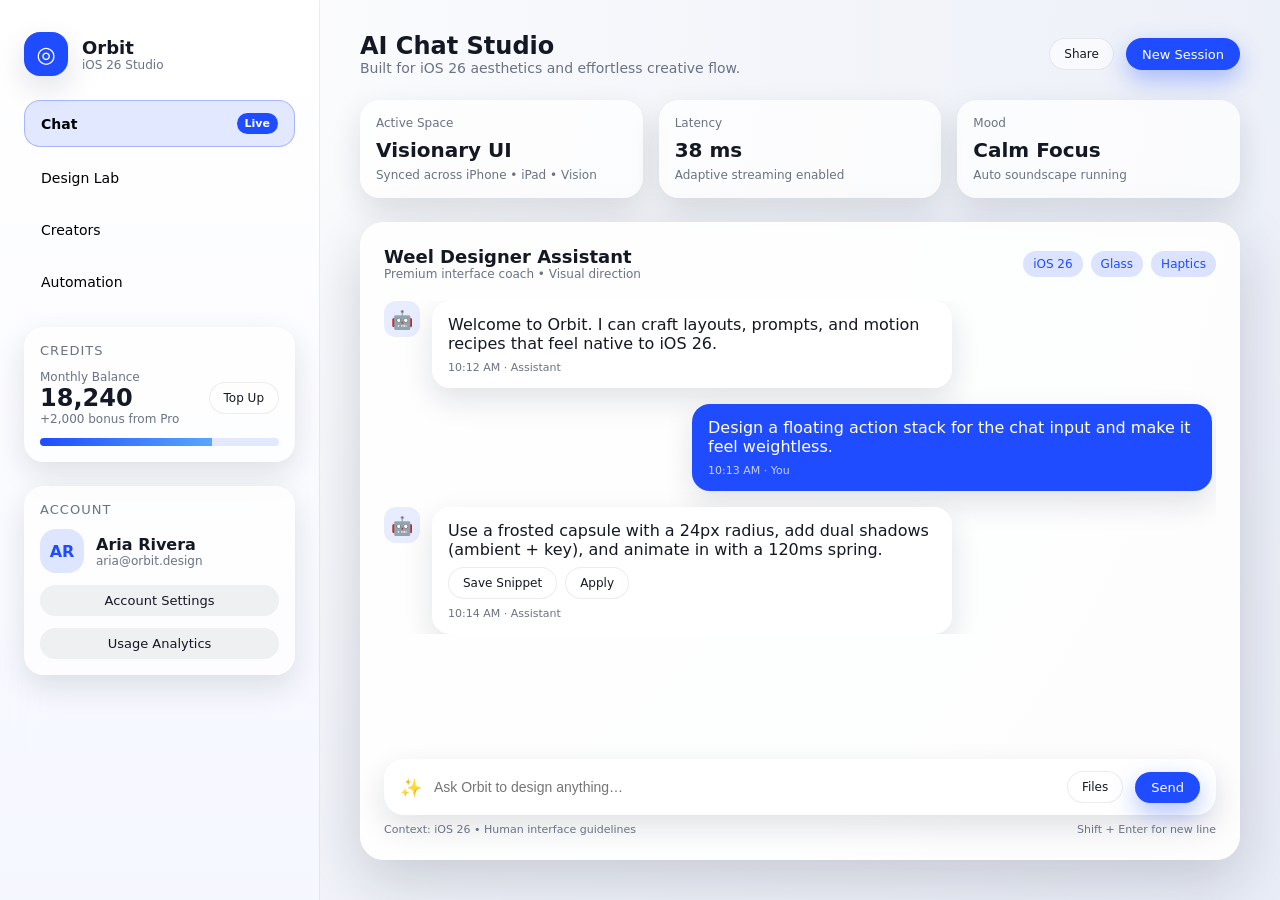
<file: index.html>
<!DOCTYPE html>
<html lang="en">
  <head>
    <meta charset="UTF-8" />
    <meta name="viewport" content="width=device-width, initial-scale=1.0" />
    <title>Orbit Chat — iOS 26 Inspired</title>
    <link rel="stylesheet" href="styles.css" />
  </head>
  <body>
    <div class="app">
      <aside class="sidebar">
        <div class="brand">
          <div class="brand-logo">◎</div>
          <div>
            <p class="brand-title">Orbit</p>
            <p class="brand-subtitle">iOS 26 Studio</p>
          </div>
        </div>

        <nav class="nav">
          <button class="nav-item active">
            <span>Chat</span>
            <span class="pill">Live</span>
          </button>
          <button class="nav-item">Design Lab</button>
          <button class="nav-item">Creators</button>
          <button class="nav-item">Automation</button>
        </nav>

        <div class="panel">
          <div class="panel-header">Credits</div>
          <div class="credit-card">
            <div>
              <p class="credit-title">Monthly Balance</p>
              <p class="credit-value">18,240</p>
              <p class="credit-meta">+2,000 bonus from Pro</p>
            </div>
            <button class="ghost">Top Up</button>
          </div>
          <div class="credit-progress">
            <div class="credit-progress-fill"></div>
          </div>
        </div>

        <div class="panel">
          <div class="panel-header">Account</div>
          <div class="account-card">
            <div class="avatar">AR</div>
            <div>
              <p class="account-name">Aria Rivera</p>
              <p class="account-email">aria@orbit.design</p>
            </div>
          </div>
          <button class="secondary" id="open-settings">Account Settings</button>
          <button class="secondary">Usage Analytics</button>
        </div>
      </aside>

      <main class="main">
        <header class="topbar">
          <div>
            <p class="headline">AI Chat Studio</p>
            <p class="subhead">Built for iOS 26 aesthetics and effortless creative flow.</p>
          </div>
          <div class="top-actions">
            <button class="ghost">Share</button>
            <button class="primary">New Session</button>
          </div>
        </header>

        <section class="status-grid">
          <div class="status-card">
            <p class="status-label">Active Space</p>
            <p class="status-value">Visionary UI</p>
            <p class="status-meta">Synced across iPhone • iPad • Vision</p>
          </div>
          <div class="status-card">
            <p class="status-label">Latency</p>
            <p class="status-value">38 ms</p>
            <p class="status-meta">Adaptive streaming enabled</p>
          </div>
          <div class="status-card">
            <p class="status-label">Mood</p>
            <p class="status-value">Calm Focus</p>
            <p class="status-meta">Auto soundscape running</p>
          </div>
        </section>

        <section class="chat-panel">
          <div class="chat-header">
            <div>
              <p class="chat-title">Weel Designer Assistant</p>
              <p class="chat-subtitle">Premium interface coach • Visual direction</p>
            </div>
            <div class="chip-row">
              <span class="chip">iOS 26</span>
              <span class="chip">Glass</span>
              <span class="chip">Haptics</span>
            </div>
          </div>

          <div class="chat-thread" id="chat-thread">
            <div class="message bot">
              <div class="message-avatar">🤖</div>
              <div class="message-bubble">
                <p>Welcome to Orbit. I can craft layouts, prompts, and motion recipes that feel native to iOS 26.</p>
                <p class="message-meta">10:12 AM · Assistant</p>
              </div>
            </div>
            <div class="message user">
              <div class="message-bubble">
                <p>Design a floating action stack for the chat input and make it feel weightless.</p>
                <p class="message-meta">10:13 AM · You</p>
              </div>
            </div>
            <div class="message bot">
              <div class="message-avatar">🤖</div>
              <div class="message-bubble">
                <p>Use a frosted capsule with a 24px radius, add dual shadows (ambient + key), and animate in with a 120ms spring.</p>
                <div class="message-actions">
                  <button class="ghost">Save Snippet</button>
                  <button class="ghost">Apply</button>
                </div>
                <p class="message-meta">10:14 AM · Assistant</p>
              </div>
            </div>
          </div>

          <div class="composer">
            <div class="composer-input">
              <span class="composer-icon">✨</span>
              <input
                type="text"
                id="chat-input"
                placeholder="Ask Orbit to design anything…"
                autocomplete="off"
              />
              <button class="ghost">Files</button>
              <button class="primary" id="send-button" type="button">Send</button>
            </div>
            <div class="composer-hints">
              <span>Context: iOS 26 • Human interface guidelines</span>
              <span>Shift + Enter for new line</span>
            </div>
          </div>
        </section>
      </main>
    </div>

    <div class="modal" id="settings-modal" aria-hidden="true">
      <div class="modal-card">
        <div class="modal-header">
          <div>
            <p class="modal-title">Account Settings</p>
            <p class="modal-subtitle">Tune your experience, privacy, and billing.</p>
          </div>
          <button class="ghost" id="close-settings">Close</button>
        </div>
        <div class="modal-grid">
          <div class="setting">
            <p class="setting-title">AI Voice</p>
            <p class="setting-meta">Luna · Warm, breathable</p>
            <button class="secondary">Change voice</button>
          </div>
          <div class="setting">
            <p class="setting-title">Security</p>
            <p class="setting-meta">Passkeys enabled on all devices</p>
            <button class="secondary">Manage</button>
          </div>
          <div class="setting">
            <p class="setting-title">Billing</p>
            <p class="setting-meta">Orbit Pro · $24 / month</p>
            <button class="secondary">Update</button>
          </div>
          <div class="setting">
            <p class="setting-title">Integrations</p>
            <p class="setting-meta">Figma, Notes, Shortcuts</p>
            <button class="secondary">Configure</button>
          </div>
        </div>
      </div>
    </div>

    <script src="app.js"></script>
  </body>
</html>
</file>
<file: styles.css>
:root {
  color-scheme: light;
  font-family: "SF Pro Text", "Inter", system-ui, sans-serif;
  --bg: #f3f5fa;
  --glass: rgba(255, 255, 255, 0.75);
  --glass-strong: rgba(255, 255, 255, 0.9);
  --primary: #1f4cff;
  --primary-soft: rgba(31, 76, 255, 0.15);
  --text: #141824;
  --muted: #6b7285;
  --line: rgba(15, 23, 42, 0.08);
  --shadow: 0 20px 60px rgba(15, 23, 42, 0.18);
  --shadow-soft: 0 12px 30px rgba(15, 23, 42, 0.12);
}

* {
  box-sizing: border-box;
  margin: 0;
  padding: 0;
}

body {
  min-height: 100vh;
  background: radial-gradient(circle at top left, #ffffff 0%, #f3f5fa 50%, #e9edf7 100%);
  color: var(--text);
}

.app {
  display: grid;
  grid-template-columns: 320px 1fr;
  min-height: 100vh;
}

.sidebar {
  padding: 32px 24px;
  display: flex;
  flex-direction: column;
  gap: 24px;
  background: linear-gradient(180deg, rgba(255, 255, 255, 0.9) 0%, rgba(245, 247, 255, 0.9) 100%);
  border-right: 1px solid var(--line);
  backdrop-filter: blur(24px);
}

.brand {
  display: flex;
  align-items: center;
  gap: 14px;
}

.brand-logo {
  width: 44px;
  height: 44px;
  border-radius: 16px;
  background: var(--primary);
  color: white;
  display: grid;
  place-items: center;
  font-size: 22px;
  box-shadow: var(--shadow-soft);
}

.brand-title {
  font-weight: 600;
  font-size: 18px;
}

.brand-subtitle {
  color: var(--muted);
  font-size: 12px;
}

.nav {
  display: flex;
  flex-direction: column;
  gap: 10px;
}

.nav-item {
  background: transparent;
  border: 1px solid transparent;
  padding: 12px 16px;
  border-radius: 16px;
  text-align: left;
  font-size: 14px;
  display: flex;
  justify-content: space-between;
  align-items: center;
  cursor: pointer;
  transition: 0.2s ease;
}

.nav-item:hover {
  background: var(--primary-soft);
  border-color: rgba(31, 76, 255, 0.2);
}

.nav-item.active {
  background: rgba(31, 76, 255, 0.12);
  border-color: rgba(31, 76, 255, 0.3);
  font-weight: 600;
}

.pill {
  background: var(--primary);
  color: white;
  font-size: 11px;
  padding: 4px 8px;
  border-radius: 999px;
}

.panel {
  background: var(--glass);
  border-radius: 20px;
  padding: 16px;
  box-shadow: var(--shadow-soft);
  display: flex;
  flex-direction: column;
  gap: 12px;
}

.panel-header {
  font-size: 13px;
  color: var(--muted);
  letter-spacing: 0.08em;
  text-transform: uppercase;
}

.credit-card {
  display: flex;
  justify-content: space-between;
  align-items: center;
  gap: 12px;
}

.credit-title {
  font-size: 12px;
  color: var(--muted);
}

.credit-value {
  font-size: 24px;
  font-weight: 600;
}

.credit-meta {
  font-size: 12px;
  color: var(--muted);
}

.credit-progress {
  height: 8px;
  background: rgba(31, 76, 255, 0.12);
  border-radius: 999px;
  overflow: hidden;
}

.credit-progress-fill {
  width: 72%;
  height: 100%;
  background: linear-gradient(90deg, #1f4cff, #58a6ff);
}

.account-card {
  display: flex;
  gap: 12px;
  align-items: center;
}

.avatar {
  width: 44px;
  height: 44px;
  border-radius: 16px;
  background: #dde5ff;
  display: grid;
  place-items: center;
  font-weight: 600;
  color: #1f4cff;
}

.account-name {
  font-weight: 600;
}

.account-email {
  font-size: 12px;
  color: var(--muted);
}

.main {
  padding: 32px 40px 40px;
  display: flex;
  flex-direction: column;
  gap: 24px;
}

.topbar {
  display: flex;
  justify-content: space-between;
  align-items: center;
  gap: 20px;
}

.headline {
  font-size: 24px;
  font-weight: 600;
}

.subhead {
  color: var(--muted);
  font-size: 14px;
}

.top-actions {
  display: flex;
  gap: 12px;
}

.status-grid {
  display: grid;
  grid-template-columns: repeat(3, 1fr);
  gap: 16px;
}

.status-card {
  background: var(--glass);
  border-radius: 20px;
  padding: 16px;
  box-shadow: var(--shadow-soft);
}

.status-label {
  font-size: 12px;
  color: var(--muted);
}

.status-value {
  font-size: 20px;
  font-weight: 600;
  margin-top: 8px;
}

.status-meta {
  font-size: 12px;
  color: var(--muted);
  margin-top: 6px;
}

.chat-panel {
  background: var(--glass-strong);
  border-radius: 24px;
  padding: 24px;
  box-shadow: var(--shadow);
  display: flex;
  flex-direction: column;
  gap: 20px;
  flex: 1;
}

.chat-header {
  display: flex;
  justify-content: space-between;
  align-items: center;
  gap: 12px;
}

.chat-title {
  font-size: 18px;
  font-weight: 600;
}

.chat-subtitle {
  font-size: 12px;
  color: var(--muted);
}

.chip-row {
  display: flex;
  gap: 8px;
  flex-wrap: wrap;
}

.chip {
  background: var(--primary-soft);
  color: var(--primary);
  padding: 6px 10px;
  border-radius: 999px;
  font-size: 12px;
}

.chat-thread {
  display: flex;
  flex-direction: column;
  gap: 16px;
  max-height: 360px;
  overflow-y: auto;
  padding-right: 4px;
}

.message {
  display: flex;
  gap: 12px;
  align-items: flex-start;
}

.message.user {
  justify-content: flex-end;
}

.message-bubble {
  background: white;
  border-radius: 18px;
  padding: 14px 16px;
  max-width: 520px;
  box-shadow: var(--shadow-soft);
  display: flex;
  flex-direction: column;
  gap: 8px;
}

.message.user .message-bubble {
  background: var(--primary);
  color: white;
}

.message-avatar {
  width: 36px;
  height: 36px;
  border-radius: 12px;
  background: #e7ecff;
  display: grid;
  place-items: center;
  font-size: 18px;
}

.message-meta {
  font-size: 11px;
  color: var(--muted);
}

.message.user .message-meta {
  color: rgba(255, 255, 255, 0.75);
}

.message-actions {
  display: flex;
  gap: 8px;
  flex-wrap: wrap;
}

.composer {
  margin-top: auto;
  display: flex;
  flex-direction: column;
  gap: 8px;
}

.composer-input {
  background: white;
  border-radius: 20px;
  padding: 12px 16px;
  display: flex;
  align-items: center;
  gap: 12px;
  box-shadow: var(--shadow-soft);
}

.composer-input input {
  border: none;
  outline: none;
  flex: 1;
  font-size: 14px;
}

.composer-icon {
  font-size: 18px;
}

.composer-hints {
  display: flex;
  justify-content: space-between;
  font-size: 11px;
  color: var(--muted);
}

button {
  border: none;
  background: none;
  font-family: inherit;
  cursor: pointer;
}

.primary {
  background: var(--primary);
  color: white;
  border-radius: 999px;
  padding: 8px 16px;
  font-size: 13px;
  box-shadow: 0 10px 25px rgba(31, 76, 255, 0.35);
}

.secondary {
  background: rgba(15, 23, 42, 0.06);
  color: var(--text);
  border-radius: 999px;
  padding: 8px 16px;
  font-size: 13px;
}

.ghost {
  background: rgba(255, 255, 255, 0.6);
  color: var(--text);
  border-radius: 999px;
  padding: 8px 14px;
  font-size: 12px;
  border: 1px solid rgba(15, 23, 42, 0.08);
}

.modal {
  position: fixed;
  inset: 0;
  background: rgba(14, 19, 32, 0.35);
  display: none;
  align-items: center;
  justify-content: center;
  padding: 24px;
}

.modal.active {
  display: flex;
}

.modal-card {
  background: white;
  border-radius: 24px;
  padding: 24px;
  width: min(720px, 100%);
  box-shadow: var(--shadow);
  display: flex;
  flex-direction: column;
  gap: 20px;
}

.modal-header {
  display: flex;
  justify-content: space-between;
  align-items: center;
  gap: 12px;
}

.modal-title {
  font-size: 20px;
  font-weight: 600;
}

.modal-subtitle {
  font-size: 12px;
  color: var(--muted);
}

.modal-grid {
  display: grid;
  grid-template-columns: repeat(2, 1fr);
  gap: 16px;
}

.setting {
  background: var(--glass);
  border-radius: 18px;
  padding: 16px;
  display: flex;
  flex-direction: column;
  gap: 8px;
}

.setting-title {
  font-weight: 600;
}

.setting-meta {
  font-size: 12px;
  color: var(--muted);
}

@media (max-width: 1100px) {
  .app {
    grid-template-columns: 1fr;
  }

  .sidebar {
    border-right: none;
    border-bottom: 1px solid var(--line);
  }

  .status-grid {
    grid-template-columns: 1fr;
  }

  .modal-grid {
    grid-template-columns: 1fr;
  }
}

@media (max-width: 720px) {
  .main {
    padding: 24px;
  }

  .chat-header {
    flex-direction: column;
    align-items: flex-start;
  }

  .topbar {
    flex-direction: column;
    align-items: flex-start;
  }

  .composer-hints {
    flex-direction: column;
    gap: 6px;
  }
}
</file>
